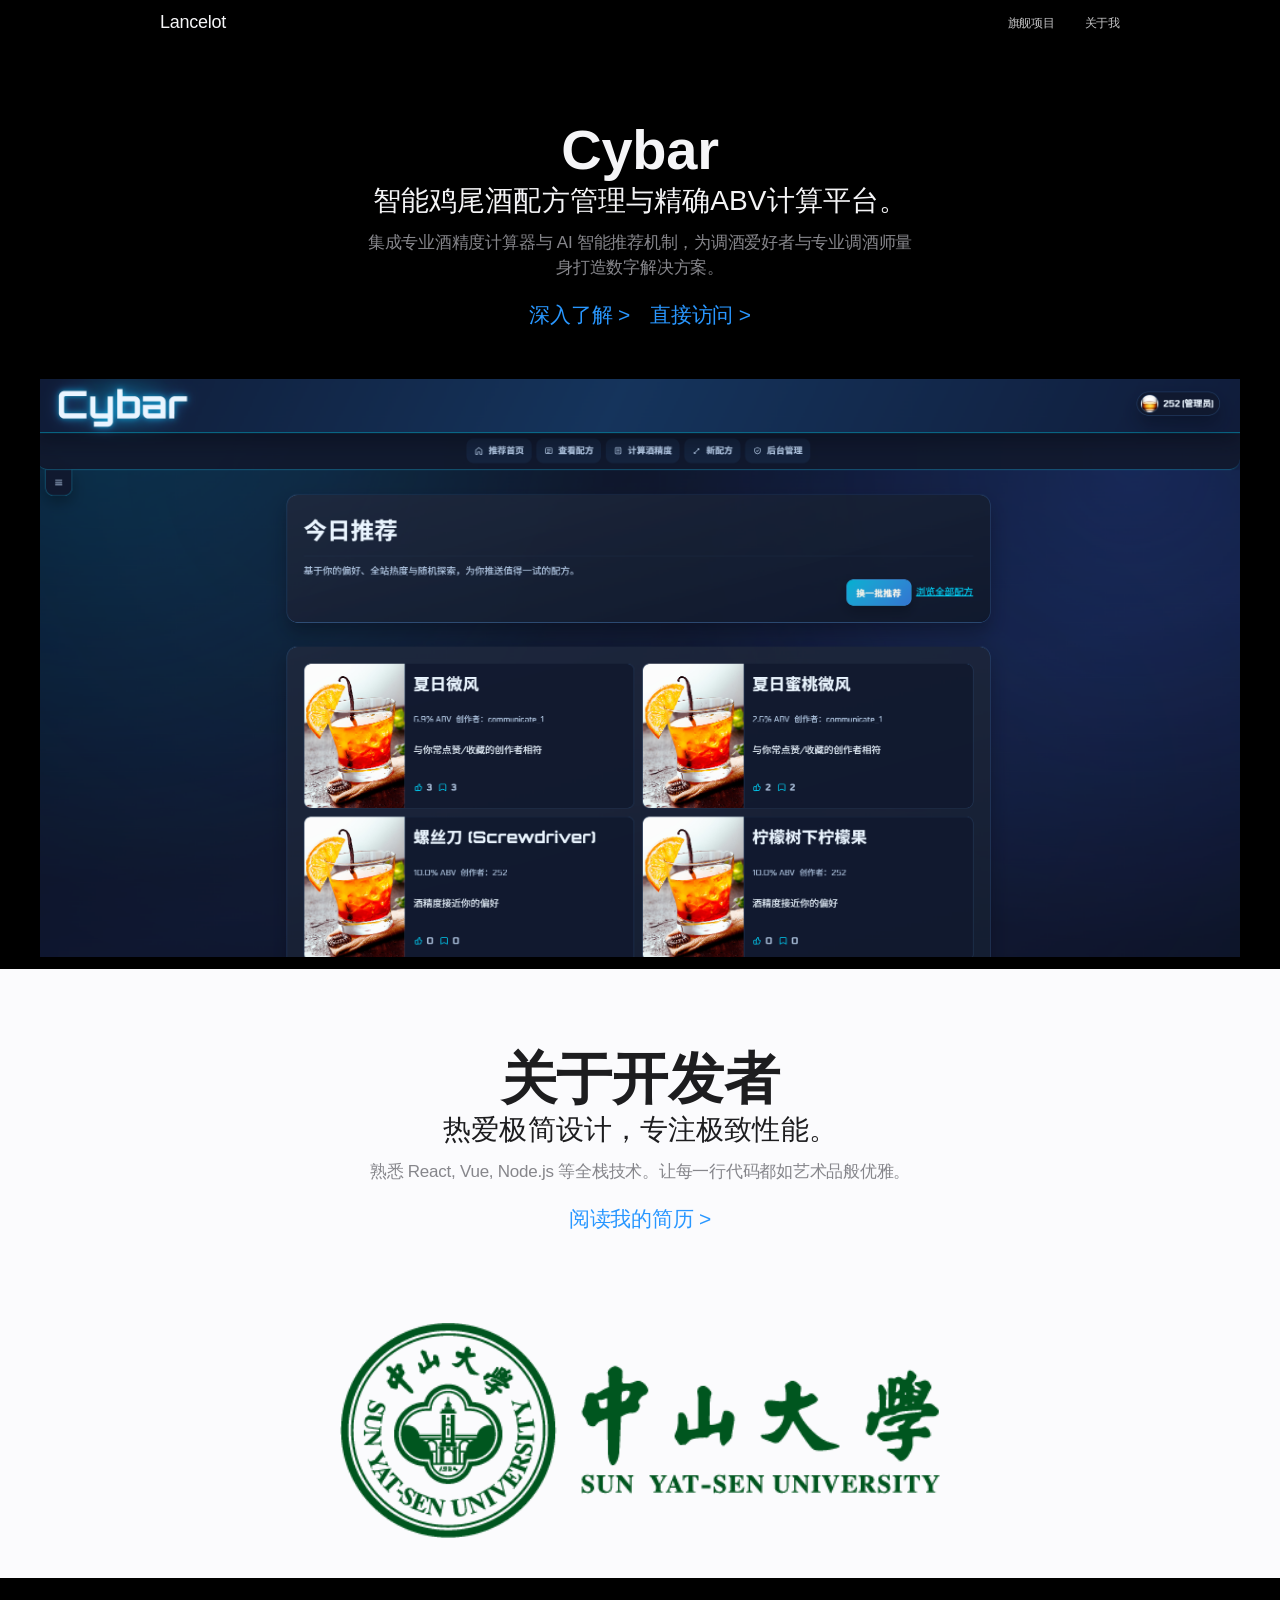
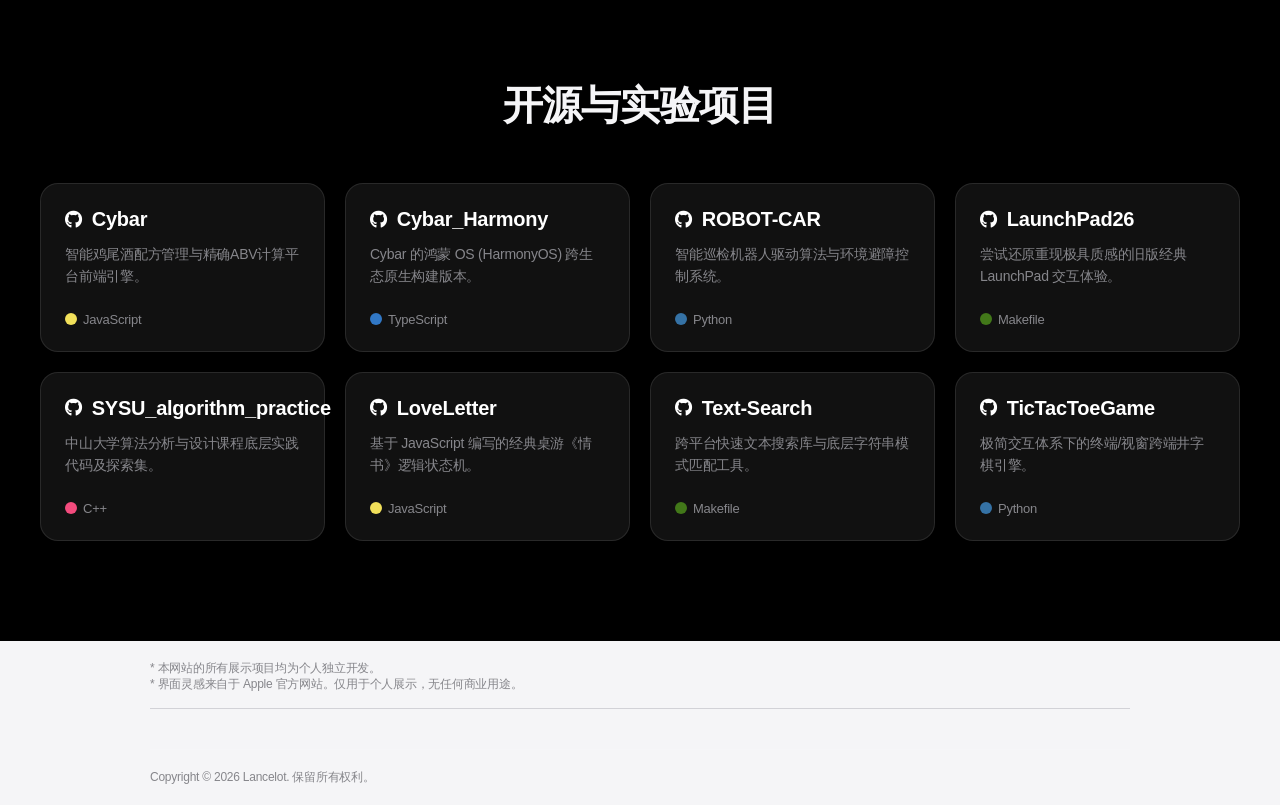
<file: index.html>
﻿<!DOCTYPE html>
<html lang="zh-CN">
<head>
    <meta charset="UTF-8">
    <meta name="viewport" content="width=device-width, initial-scale=1.0">
    <title>Lancelot - 个人主页</title>
    <link rel="stylesheet" href="css/style.css">
    <link rel="stylesheet" href="https://cdnjs.cloudflare.com/ajax/libs/font-awesome/6.4.0/css/all.min.css">
    <style>
        /* GitHub 仓库网格样式 */
        .repo-section {
            padding: 100px 20px;
            background-color: #000;
        }
        .repo-section-inner {
            max-width: 1200px;
            margin: 0 auto;
        }
        .repo-section-title {
            text-align: center;
            font-size: 40px;
            font-weight: 600;
            color: #f5f5f7;
            margin-bottom: 50px;
            letter-spacing: -0.02em;
        }
        .repo-grid {
            display: grid;
            grid-template-columns: repeat(auto-fill, minmax(280px, 1fr));
            gap: 20px;
        }
        .repo-card {
            background: #111;
            border: 1px solid rgba(255, 255, 255, 0.1);
            border-radius: 18px;
            padding: 24px;
            display: flex;
            flex-direction: column;
            transition: all 0.3s cubic-bezier(0.16, 1, 0.3, 1);
            text-decoration: none;
            color: #f5f5f7;
        }
        .repo-card:hover {
            transform: translateY(-5px) scale(1.01);
            background: #1a1a1c;
            border-color: rgba(255, 255, 255, 0.2);
            box-shadow: 0 15px 30px rgba(0,0,0,0.3);
        }
        .repo-name {
            font-size: 20px;
            font-weight: 600;
            margin-bottom: 12px;
            color: #fff;
            display: flex;
            align-items: center;
            gap: 10px;
        }
        .repo-name i {
            font-size: 18px;
            color: #fff;
        }
        .repo-desc {
            font-size: 14px;
            color: #86868b;
            margin-bottom: 24px;
            flex: 1;
            line-height: 1.6;
        }
        .repo-meta {
            display: flex;
            align-items: center;
            font-size: 13px;
            color: #86868b;
            gap: 16px;
        }
        .lang-dot {
            width: 12px;
            height: 12px;
            border-radius: 50%;
            display: inline-block;
        }
        .meta-item {
            display: flex;
            align-items: center;
            gap: 6px;
        }
    </style>
</head>
<body>
    <!-- 苹果风格的深色磨砂导航栏 -->
    <nav class="global-nav">
        <div class="global-nav-content">
            <a href="#" class="logo">Lancelot</a>
            <ul class="nav-list">
                <li><a href="#flagship">旗舰项目</a></li>
                <li><a href="about.html">关于我</a></li>
            </ul>
        </div>
    </nav>

    <main>
        <!-- 旗舰项目 - Cybar -->
        <section id="flagship" class="module hero-dark">
            <div class="module-content">
                <h2 class="headline">Cybar</h2>
                <h3 class="subhead">智能鸡尾酒配方管理与精确ABV计算平台。</h3>
                <p class="description">集成专业酒精度计算器与 AI 智能推荐机制，为调酒爱好者与专业调酒师量身打造数字解决方案。</p>
                <div class="cta-links">
                    <a href="cybar.html">深入了解 &gt;</a>
                    <a href="https://cybar.app" target="_blank">直接访问 &gt;</a>
                </div>
            </div>
            <div class="module-image-wrapper">
                <img src="figs/Cybar_Mega_Hero.png" alt="Cybar 界面截图" style="width: 100%; max-width: 1200px; margin: 0 auto; display: block; filter: drop-shadow(0 20px 40px rgba(0,0,0,0.5));">
            </div>
        </section>

        <!-- 关于我 (大尺寸展示，白底，类似 MacBook Air/芯片 展示) -->
        <section id="about" class="module hero-light">
            <div class="module-content">
                <h2 class="headline">关于开发者</h2>
                <h3 class="subhead">热爱极简设计，专注极致性能。</h3>
                <p class="description">熟悉 React, Vue, Node.js 等全栈技术。让每一行代码都如艺术品般优雅。</p>
                <div class="cta-links">
                    <a href="about.html">阅读我的简历 &gt;</a>
                </div>
            </div>
            <div class="module-image-wrapper" style="display: flex; justify-content: center; align-items: center; padding: 40px 0;">
                <img src="figs/SYSULogo.png" alt="SYSU Logo" style="max-width: 600px; width: 100%; height: auto; object-fit: contain;">
            </div>
        </section>

        <!-- 开源与实验项目 (GitHub Repos) -->
        <section class="repo-section" id="open-source">
            <div class="repo-section-inner">
                <h2 class="repo-section-title">开源与实验项目</h2>
                <div class="repo-grid">
                    
                    <!-- Repo 1 -->
                    <a href="https://github.com/Lancelot252/Cybar" target="_blank" class="repo-card">
                        <div class="repo-name"><i class="fa-brands fa-github"></i> Cybar</div>
                        <div class="repo-desc">智能鸡尾酒配方管理与精确ABV计算平台前端引擎。</div>
                        <div class="repo-meta">
                            <span class="meta-item"><span class="lang-dot" style="background-color: #f1e05a;"></span> JavaScript</span>
                        </div>
                    </a>

                    <!-- Repo 2 -->
                    <a href="https://github.com/Lancelot252/Cybar_Harmony" target="_blank" class="repo-card">
                        <div class="repo-name"><i class="fa-brands fa-github"></i> Cybar_Harmony</div>
                        <div class="repo-desc">Cybar 的鸿蒙 OS (HarmonyOS) 跨生态原生构建版本。</div>
                        <div class="repo-meta">
                            <span class="meta-item"><span class="lang-dot" style="background-color: #3178c6;"></span> TypeScript</span>
                        </div>
                    </a>

                    <!-- Repo 3 -->
                    <a href="https://github.com/Lancelot252/ROBOT-CAR" target="_blank" class="repo-card">
                        <div class="repo-name"><i class="fa-brands fa-github"></i> ROBOT-CAR</div>
                        <div class="repo-desc">智能巡检机器人驱动算法与环境避障控制系统。</div>
                        <div class="repo-meta">
                            <span class="meta-item"><span class="lang-dot" style="background-color: #3572A5;"></span> Python</span>
                        </div>
                    </a>

                    <!-- Repo 4 -->
                    <a href="https://github.com/Lancelot252/LaunchPad26" target="_blank" class="repo-card">
                        <div class="repo-name"><i class="fa-brands fa-github"></i> LaunchPad26</div>
                        <div class="repo-desc">尝试还原重现极具质感的旧版经典 LaunchPad 交互体验。</div>
                        <div class="repo-meta">
                            <span class="meta-item"><span class="lang-dot" style="background-color: #427819;"></span> Makefile</span>
                        </div>
                    </a>

                    <!-- Repo 5 -->
                    <a href="https://github.com/Lancelot252/SYSU_algorithm_practice" target="_blank" class="repo-card">
                        <div class="repo-name"><i class="fa-brands fa-github"></i> SYSU_algorithm_practice</div>
                        <div class="repo-desc">中山大学算法分析与设计课程底层实践代码及探索集。</div>
                        <div class="repo-meta">
                            <span class="meta-item"><span class="lang-dot" style="background-color: #f34b7d;"></span> C++</span>
                        </div>
                    </a>

                    <!-- Repo 6 -->
                    <a href="https://github.com/Lancelot252/LoveLetter" target="_blank" class="repo-card">
                        <div class="repo-name"><i class="fa-brands fa-github"></i> LoveLetter</div>
                        <div class="repo-desc">基于 JavaScript 编写的经典桌游《情书》逻辑状态机。</div>
                        <div class="repo-meta">
                            <span class="meta-item"><span class="lang-dot" style="background-color: #f1e05a;"></span> JavaScript</span>
                        </div>
                    </a>

                    <!-- Repo 7 -->
                    <a href="https://github.com/Lancelot252/Text-Search" target="_blank" class="repo-card">
                        <div class="repo-name"><i class="fa-brands fa-github"></i> Text-Search</div>
                        <div class="repo-desc">跨平台快速文本搜索库与底层字符串模式匹配工具。</div>
                        <div class="repo-meta">
                            <span class="meta-item"><span class="lang-dot" style="background-color: #427819;"></span> Makefile</span>
                        </div>
                    </a>

                    <!-- Repo 8 -->
                    <a href="https://github.com/Lancelot252/TicTacToeGame" target="_blank" class="repo-card">
                        <div class="repo-name"><i class="fa-brands fa-github"></i> TicTacToeGame</div>
                        <div class="repo-desc">极简交互体系下的终端/视窗跨端井字棋引擎。</div>
                        <div class="repo-meta">
                            <span class="meta-item"><span class="lang-dot" style="background-color: #3572A5;"></span> Python</span>
                        </div>
                    </a>

                </div>
            </div>
        </section>
    </main>

    <!-- 模仿苹果官网样式的页脚 -->
    <footer class="global-footer">
        <div class="footer-content">
            <p class="footer-notes">
                * 本网站的所有展示项目均为个人独立开发。<br>
                * 界面灵感来自于 Apple 官方网站。仅用于个人展示，无任何商业用途。
            </p>
            <div class="footer-bottom" style="margin-top: 40px; padding-top: 20px; border-top: 1px solid rgba(255,255,255,0.1);">
                <p>Copyright &copy; 2026 Lancelot. 保留所有权利。</p>
            </div>
        </div>
    </footer>

    <script src="js/main.js"></script>
</body>
</html>
</file>
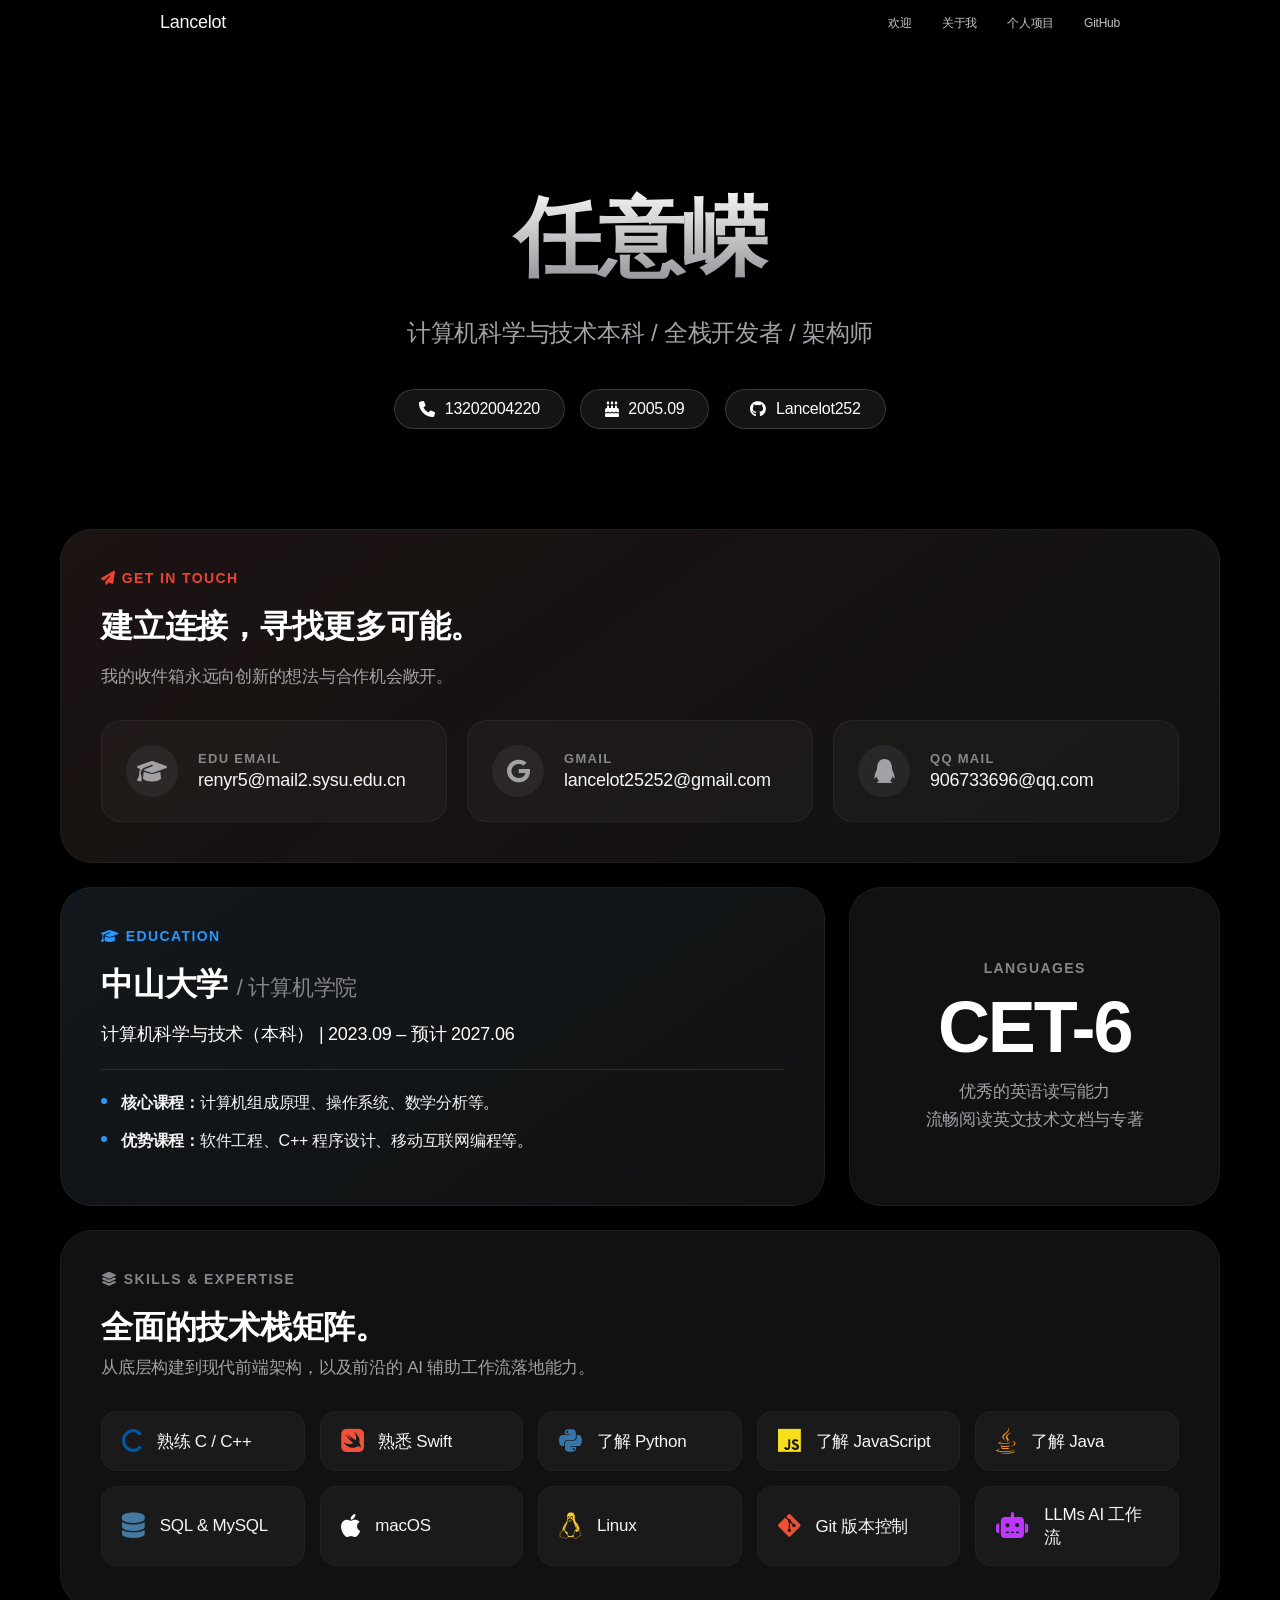
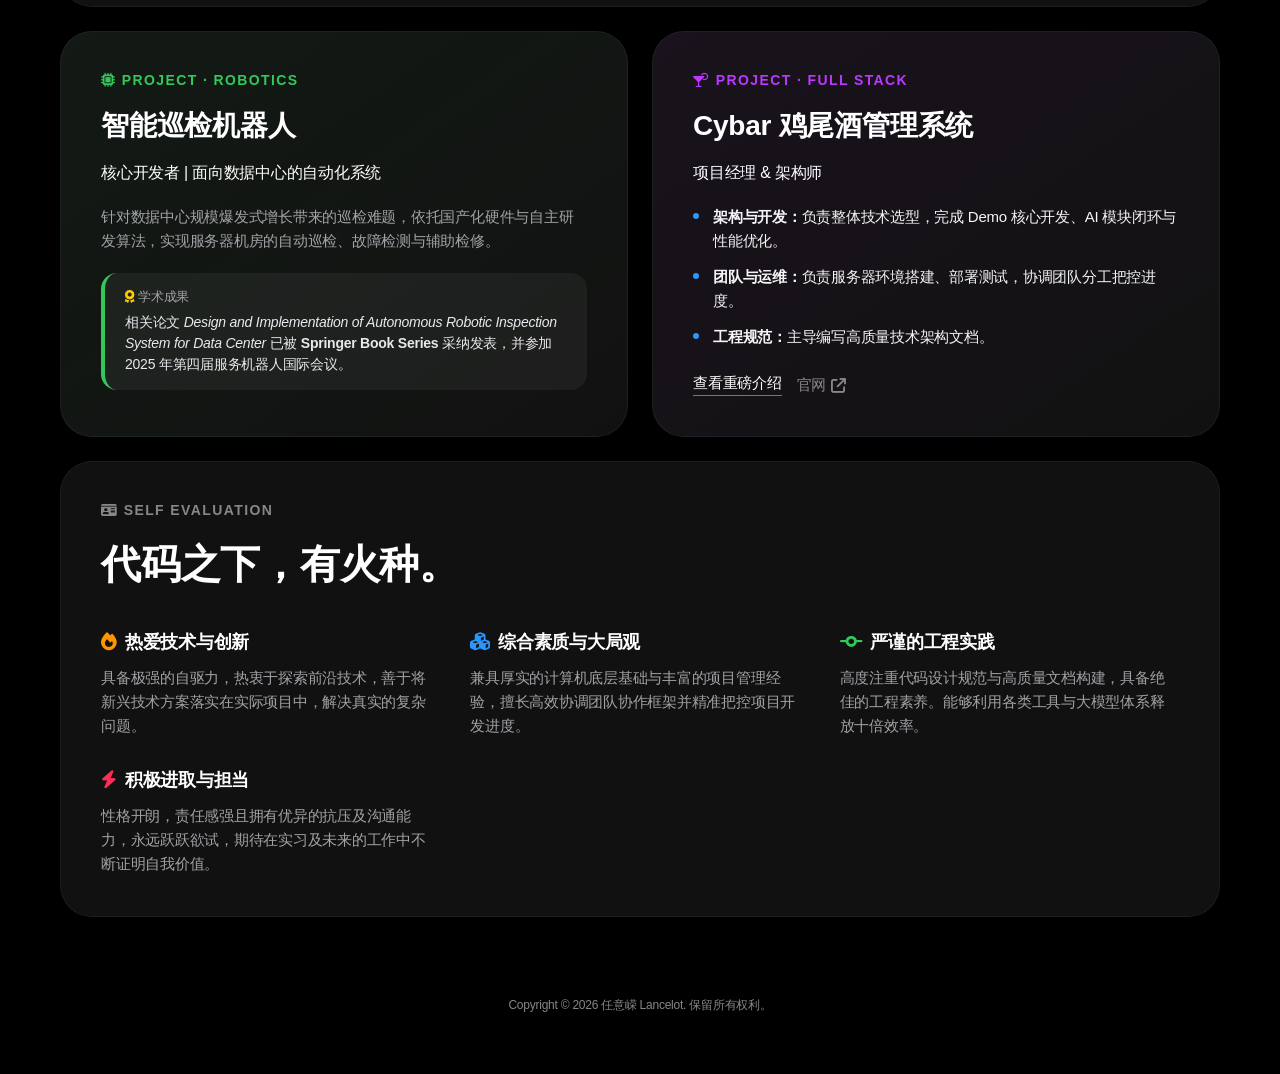
<file: about.html>
<!DOCTYPE html>
<html lang="zh-CN">
<head>
    <meta charset="UTF-8">
    <meta name="viewport" content="width=device-width, initial-scale=1.0">
    <title>关于我 - 任意嵘</title>
    <link rel="stylesheet" href="css/style.css">
    <!-- 引入 FontAwesome 图标库以展示华丽的技术栈图标 -->
    <link href="https://cdnjs.cloudflare.com/ajax/libs/font-awesome/6.4.0/css/all.min.css" rel="stylesheet">
    <style>
        /* 页面专属自定义样式，延续暗黑玻璃拟态风格 */
        body { background-color: #000; color: #f5f5f7; }
        
        /* 滚动渐显动画 */
        .reveal {
            opacity: 0;
            transform: translateY(30px);
            transition: all 1s cubic-bezier(0.16, 1, 0.3, 1);
        }
        .reveal.visible { opacity: 1; transform: translateY(0); }

        /* 头部 Hero 区域 */
        .resume-hero {
            padding: 180px 20px 80px;
            text-align: center;
        }
        .resume-name {
            font-size: 86px;
            font-weight: 700;
            letter-spacing: -0.02em;
            /* 苹果风高对比度银光渐变 */
            background: linear-gradient(180deg, #ffffff 0%, #86868b 100%);
            -webkit-background-clip: text;
            -webkit-text-fill-color: transparent;
            margin-bottom: 20px;
        }
        .resume-title { 
            font-size: 24px; 
            color: #a1a1a6; 
            font-weight: 500; 
            margin-bottom: 40px; 
        }
        
        .contact-tags {
            display: flex;
            flex-wrap: wrap;
            justify-content: center;
            gap: 15px;
        }
        .contact-tag {
            background: rgba(255,255,255,0.08);
            border: 1px solid rgba(255,255,255,0.15);
            padding: 10px 24px;
            border-radius: 40px;
            color: #fff;
            font-size: 16px;
            text-decoration: none;
            display: flex;
            align-items: center;
            gap: 10px;
            backdrop-filter: blur(10px);
            transition: all 0.3s cubic-bezier(0.16, 1, 0.3, 1);
        }
        .contact-tag:hover {
            background: rgba(255,255,255,0.15);
            transform: translateY(-2px);
            box-shadow: 0 10px 20px rgba(255,255,255,0.05);
        }

        /* 简历 Bento Box 网格布局 */
        .bento-grid {
            max-width: 1200px;
            margin: 0 auto;
            padding: 20px;
            display: grid;
            grid-template-columns: repeat(12, 1fr);
            gap: 24px;
        }
        .bento-box {
            background: #111111;
            border-radius: 32px;
            padding: 40px;
            position: relative;
            overflow: hidden;
            border: 1px solid rgba(255,255,255,0.05);
            transition: all 0.4s cubic-bezier(0.16, 1, 0.3, 1);
        }
        .bento-box:hover {
            transform: scale(1.01);
            background: #151515;
            border-color: rgba(255,255,255,0.1);
            box-shadow: 0 30px 60px rgba(0,0,0,0.4);
            z-index: 2;
        }

        /* 网格区块划分 */
        .box-edu { 
            grid-column: span 8; 
            background: linear-gradient(145deg, rgba(41,151,255,0.05) 0%, rgba(0,0,0,0) 100%), #111; 
        }
        .box-lang { 
            grid-column: span 4; 
            display: flex; 
            flex-direction: column; 
            justify-content: center; 
            align-items: center; 
            text-align: center; 
        }
        .box-skills { grid-column: span 12; }
        .box-proj-1 { 
            grid-column: span 6; 
            background: linear-gradient(145deg, rgba(52,199,89,0.05) 0%, rgba(0,0,0,0) 100%), #111; 
        }
        .box-proj-2 { 
            grid-column: span 6; 
            background: linear-gradient(145deg, rgba(188,55,255,0.05) 0%, rgba(0,0,0,0) 100%), #111; 
        }
        .box-eval { grid-column: span 12; }

        @media (max-width: 900px) {
            .box-edu, .box-lang, .box-proj-1, .box-proj-2 { grid-column: span 12; }
            .resume-name { font-size: 60px; }
            .bento-box { padding: 30px; }
        }

        @media (max-width: 600px) {
            .resume-name { font-size: 48px; }
            .resume-title { font-size: 16px; margin: 10px 20px 20px; }
            .bento-box { padding: 20px; }
            .contact-tags { flex-direction: column; gap: 10px; align-items: center; }
            .email-cards-wrap {
                grid-template-columns: 1fr;
            }
            .email-card {
                padding: 16px;
                gap: 15px;
            }
            .stat-number { font-size: 52px; }
            .box-title { font-size: 24px; }
        }

        /* 内部排版样式 */
        .box-label {
            font-size: 14px;
            font-weight: 600;
            color: #86868b;
            letter-spacing: 0.1em;
            text-transform: uppercase;
            margin-bottom: 20px;
            display: block;
        }
        .box-title {
            font-size: 32px;
            font-weight: 600;
            color: #fff;
            margin-bottom: 15px;
            line-height: 1.3;
        }
        .box-desc {
            font-size: 17px;
            color: #a1a1a6;
            line-height: 1.6;
            margin-bottom: 20px;
        }

        ul.clean-list {
            list-style: none;
            padding: 0;
        }
        ul.clean-list li {
            position: relative;
            padding-left: 20px;
            margin-bottom: 12px;
            color: #f5f5f7;
            font-size: 16px;
            line-height: 1.6;
        }
        ul.clean-list li::before {
            content: '';
            position: absolute;
            left: 0;
            top: 8px;
            width: 6px;
            height: 6px;
            background: #2997ff;
            border-radius: 50%;
        }

        /* 强调数据（如四六级、年份） */
        .stat-number {
            font-size: 72px;
            font-weight: 700;
            color: #fff;
            margin: 10px 0;
            letter-spacing: -0.03em;
        }

        /* 技能图标墙 */
        .skills-wrap {
            display: grid;
            grid-template-columns: repeat(auto-fit, minmax(180px, 1fr));
            gap: 15px;
            margin-top: 30px;
        }
        .skill-item {
            background: rgba(255,255,255,0.04);
            padding: 16px 20px;
            border-radius: 16px;
            display: flex;
            align-items: center;
            gap: 15px;
            font-weight: 500;
            font-size: 17px;
            border: 1px solid rgba(255,255,255,0.03);
            transition: all 0.3s;
        }
        .skill-item:hover {
            background: rgba(255,255,255,0.08);
            transform: translateY(-2px);
        }
        .skill-item i { font-size: 26px; }
        
        /* 品牌核心色注入 */
        .color-cpp { color: #00599C; }
        .color-swift { color: #F05138; }
        .color-python { color: #3776AB; }
        .color-java { color: #f89820; }
        .color-js { color: #F7DF1E; }
        .color-mysql { color: #4479A1; }
        .color-apple { color: #fff; }
        .color-linux { color: #FCC624; }
        .color-git { color: #F05032; }
        .color-ai { color: #bc37ff; }

        /* 特殊高亮块 */
        .highlight-card {
            margin-top: 20px;
            padding: 15px 20px;
            background: rgba(255,255,255,0.05);
            border-radius: 16px;
            border-left: 4px solid #2997ff;
        }

        /* 联系方式独立面板 */
        .box-contact { 
            grid-column: span 12; 
            background: linear-gradient(145deg, rgba(234,67,53,0.05) 0%, rgba(0,0,0,0) 100%), #111; 
        }
        .email-cards-wrap {
            display: grid;
            grid-template-columns: repeat(auto-fit, minmax(300px, 1fr));
            gap: 20px;
            margin-top: 30px;
        }
        .email-card {
            display: flex;
            align-items: center;
            gap: 20px;
            padding: 24px;
            border-radius: 20px;
            background: rgba(255,255,255,0.03);
            border: 1px solid rgba(255,255,255,0.05);
            text-decoration: none;
            transition: all 0.4s cubic-bezier(0.16, 1, 0.3, 1);
        }
        .email-card:hover {
            transform: translateY(-4px) scale(1.02);
            background: rgba(255,255,255,0.08);
            border-color: rgba(255,255,255,0.15);
            box-shadow: 0 15px 30px rgba(0,0,0,0.2);
            z-index: 5;
        }
        .mail-icon {
            width: 52px;
            height: 52px;
            border-radius: 50%;
            display: flex;
            justify-content: center;
            align-items: center;
            font-size: 24px;
            background: rgba(255,255,255,0.06);
            color: #a1a1a6;
            transition: all 0.3s;
        }
        .edu-mail:hover .mail-icon { background: #34c759; color: #fff; box-shadow: 0 0 20px rgba(52,199,89,0.4); }
        .gmail:hover .mail-icon { background: #fff; box-shadow: 0 0 20px rgba(255,255,255,0.3); }
        .gmail:hover .mail-icon i { background: linear-gradient(45deg, #4285F4, #EA4335, #FBBC05, #34A853); -webkit-background-clip: text; -webkit-text-fill-color: transparent; }
        .qq-mail:hover .mail-icon { background: #12b7f5; color: #fff; box-shadow: 0 0 20px rgba(18,183,245,0.4); }
        .mail-info { display: flex; flex-direction: column; gap: 4px; }
        .mail-type { font-size: 13px; color: #86868b; font-weight: 600; text-transform: uppercase; letter-spacing: 0.1em; }
        .mail-address { font-size: 18px; color: #f5f5f7; font-weight: 500; font-family: -apple-system, BlinkMacSystemFont, "Segoe UI", Roboto, sans-serif; }
    </style>
</head>
<body style="background: #000;">

    <!-- 全局导航栏 -->
    <nav class="global-nav">
        <div class="global-nav-content">
            <a href="index.html" class="logo">Lancelot</a>
            <ul class="nav-list">
                <li><a href="index.html">欢迎</a></li>
                <li><a href="about.html">关于我</a></li>
                <li><a href="index.html#flagship">个人项目</a></li>
                <li><a href="https://github.com/Lancelot252" target="_blank">GitHub</a></li>
            </ul>
        </div>
    </nav>

    <main>
        <!-- Hero: 个人名片 -->
        <section class="resume-hero reveal">
            <h1 class="resume-name">任意嵘</h1>
            <p class="resume-title">计算机科学与技术本科 / 全栈开发者 / 架构师</p>
            <div class="contact-tags">
                <a href="tel:13202004220" class="contact-tag"><i class="fa-solid fa-phone"></i> 13202004220</a>
                <span class="contact-tag"><i class="fa-solid fa-cake-candles"></i> 2005.09</span>
                <a href="https://github.com/Lancelot252" target="_blank" class="contact-tag"><i class="fa-brands fa-github"></i> Lancelot252</a>
            </div>
        </section>

        <!-- Bento Box 简历内容区 -->
        <section class="bento-grid">

            <!-- Email 联系面板 -->
            <div id="contact-section" class="bento-box box-contact reveal" style="transition-delay: 0.1s; margin-bottom: 0px;">
                <span class="box-label" style="color: #ea4335;"><i class="fa-solid fa-paper-plane"></i> Get In Touch</span>
                <h2 class="box-title" style="font-size: 32px;">建立连接，寻找更多可能。</h2>
                <p class="box-desc">我的收件箱永远向创新的想法与合作机会敞开。</p>
                
                <div class="email-cards-wrap">
                    <!-- 教育邮箱 -->
                    <a href="mailto:renyr5@mail2.sysu.edu.cn" class="email-card edu-mail">
                        <div class="mail-icon"><i class="fa-solid fa-graduation-cap"></i></div>
                        <div class="mail-info">
                            <span class="mail-type">EDU Email</span>
                            <span class="mail-address">renyr5@mail2.sysu.edu.cn</span>
                        </div>
                    </a>
                    <!-- Gmail -->
                    <a href="mailto:lancelot25252@gmail.com" class="email-card gmail">
                        <div class="mail-icon"><i class="fa-brands fa-google"></i></div>
                        <div class="mail-info">
                            <span class="mail-type">Gmail</span>
                            <span class="mail-address">lancelot25252@gmail.com</span>
                        </div>
                    </a>
                    <!-- QQ 邮箱 -->
                    <a href="mailto:906733696@qq.com" class="email-card qq-mail">
                        <div class="mail-icon"><i class="fa-brands fa-qq"></i></div>
                        <div class="mail-info">
                            <span class="mail-type">QQ Mail</span>
                            <span class="mail-address">906733696@qq.com</span>
                        </div>
                    </a>
                </div>
            </div>
            
            <!-- 教育背景 -->
            <div class="bento-box box-edu reveal">
                <span class="box-label" style="color: #2997ff;"><i class="fa-solid fa-graduation-cap"></i> Education</span>
                <h2 class="box-title">中山大学 <span style="font-size: 22px; font-weight: 400; color: #86868b;">/ 计算机学院</span></h2>
                <p class="box-desc" style="color: #fff; font-weight: 500; font-size: 18px;">
                    计算机科学与技术（本科） | 2023.09 – 预计 2027.06
                </p>
                <div style="height: 1px; background: rgba(255,255,255,0.1); margin: 20px 0;"></div>
                <ul class="clean-list">
                    <li><strong>核心课程：</strong>计算机组成原理、操作系统、数学分析等。</li>
                    <li><strong>优势课程：</strong>软件工程、C++ 程序设计、移动互联网编程等。</li>
                </ul>
            </div>

            <!-- 语言能力 -->
            <div class="bento-box box-lang reveal" style="transition-delay: 0.1s;">
                <span class="box-label" style="margin-bottom: 0;">Languages</span>
                <div class="stat-number">CET-6</div>
                <p class="box-desc" style="margin: 0;">优秀的英语读写能力<br>流畅阅读英文技术文档与专著</p>
            </div>

            <!-- 技能特长壁 -->
            <div class="bento-box box-skills reveal" style="transition-delay: 0.2s;">
                <div style="display: flex; justify-content: space-between; align-items: flex-end; flex-wrap: wrap;">
                    <div>
                        <span class="box-label"><i class="fa-solid fa-layer-group"></i> Skills & Expertise</span>
                        <h2 class="box-title" style="margin-bottom: 5px;">全面的技术栈矩阵。</h2>
                        <p class="box-desc" style="margin-bottom: 0;">从底层构建到现代前端架构，以及前沿的 AI 辅助工作流落地能力。</p>
                    </div>
                </div>
                
                <div class="skills-wrap">
                    <div class="skill-item"><i class="fa-brands fa-c color-cpp"></i> 熟练 C / C++</div>
                    <div class="skill-item"><i class="fa-brands fa-swift color-swift"></i> 熟悉 Swift</div>
                    <div class="skill-item"><i class="fa-brands fa-python color-python"></i> 了解 Python</div>
                    <div class="skill-item"><i class="fa-brands fa-js color-js"></i> 了解 JavaScript</div>
                    <div class="skill-item"><i class="fa-brands fa-java color-java"></i> 了解 Java</div>
                    <div class="skill-item"><i class="fa-solid fa-database color-mysql"></i> SQL & MySQL</div>
                    <div class="skill-item"><i class="fa-brands fa-apple color-apple"></i> macOS</div>
                    <div class="skill-item"><i class="fa-brands fa-linux color-linux"></i> Linux</div>
                    <div class="skill-item"><i class="fa-brands fa-git-alt color-git"></i> Git 版本控制</div>
                    <div class="skill-item"><i class="fa-solid fa-robot color-ai"></i> LLMs AI 工作流</div>
                </div>
            </div>

            <!-- 项目 1：巡检机器人 -->
            <div class="bento-box box-proj-1 reveal" style="transition-delay: 0.3s;">
                <span class="box-label" style="color: #34c759;"><i class="fa-solid fa-microchip"></i> Project · Robotics</span>
                <h2 class="box-title" style="font-size: 28px;">智能巡检机器人</h2>
                <p class="box-desc" style="color: #fff; font-weight: 500; font-size: 16px;">
                    核心开发者 | 面向数据中心的自动化系统
                </p>
                <p class="box-desc" style="font-size: 15px;">针对数据中心规模爆发式增长带来的巡检难题，依托国产化硬件与自主研发算法，实现服务器机房的自动巡检、故障检测与辅助检修。</p>
                
                <div class="highlight-card" style="border-left-color: #34c759;">
                    <span style="font-size: 13px; color: #a1a1a6; display: block; margin-bottom: 6px;">
                        <i class="fa-solid fa-award" style="color: #ffcc00;"></i> 学术成果
                    </span>
                    <p style="margin: 0; font-size: 14px; line-height: 1.5; color: #e8e8ed;">
                        相关论文 <i>Design and Implementation of Autonomous Robotic Inspection System for Data Center</i> 已被 <strong>Springer Book Series</strong> 采纳发表，并参加 2025 年第四届服务机器人国际会议。
                    </p>
                </div>
            </div>

            <!-- 项目 2：Cybar -->
            <div class="bento-box box-proj-2 reveal" style="transition-delay: 0.4s;">
                <span class="box-label" style="color: #bc37ff;"><i class="fa-solid fa-martini-glass-citrus"></i> Project · Full Stack</span>
                <h2 class="box-title" style="font-size: 28px;">Cybar 鸡尾酒管理系统</h2>
                <p class="box-desc" style="color: #fff; font-weight: 500; font-size: 16px;">
                    项目经理 & 架构师
                </p>
                <ul class="clean-list" style="margin-bottom: 25px;">
                    <li style="font-size: 15px;"><strong>架构与开发：</strong>负责整体技术选型，完成 Demo 核心开发、AI 模块闭环与性能优化。</li>
                    <li style="font-size: 15px;"><strong>团队与运维：</strong>负责服务器环境搭建、部署测试，协调团队分工把控进度。</li>
                    <li style="font-size: 15px;"><strong>工程规范：</strong>主导编写高质量技术架构文档。</li>
                </ul>
                <div style="display: flex; gap: 15px; margin-top: auto;">
                    <a href="cybar.html" style="color: #fff; text-decoration: none; font-size: 15px; padding-bottom: 2px; border-bottom: 1px solid #bc37ff;">查看重磅介绍</a>
                    <a href="https://cybar.app" target="_blank" style="color: #86868b; text-decoration: none; font-size: 15px; display:flex; align-items:center; gap:5px;">官网 <i class="fa-solid fa-arrow-up-right-from-square"></i></a>
                </div>
            </div>

            <!-- 自我评价与特质 -->
            <div class="bento-box box-eval reveal" style="transition-delay: 0.5s;">
                <span class="box-label"><i class="fa-solid fa-id-card"></i> Self Evaluation</span>
                <h2 class="box-title" style="font-size: 40px;">代码之下，有火种。</h2>
                
                <div style="display: grid; grid-template-columns: repeat(auto-fit, minmax(250px, 1fr)); gap: 30px; margin-top: 40px;">
                    <!-- Trait 1 -->
                    <div>
                        <h4 style="font-size: 18px; color: #fff; margin-bottom: 12px; display:flex; align-items:center; gap:8px;">
                            <i class="fa-solid fa-fire" style="color: #ff9500;"></i> 热爱技术与创新
                        </h4>
                        <p class="box-desc" style="font-size: 15px; margin:0;">具备极强的自驱力，热衷于探索前沿技术，善于将新兴技术方案落实在实际项目中，解决真实的复杂问题。</p>
                    </div>
                    <!-- Trait 2 -->
                    <div>
                        <h4 style="font-size: 18px; color: #fff; margin-bottom: 12px; display:flex; align-items:center; gap:8px;">
                            <i class="fa-solid fa-cubes" style="color: #2997ff;"></i> 综合素质与大局观
                        </h4>
                        <p class="box-desc" style="font-size: 15px; margin:0;">兼具厚实的计算机底层基础与丰富的项目管理经验，擅长高效协调团队协作框架并精准把控项目开发进度。</p>
                    </div>
                    <!-- Trait 3 -->
                    <div>
                        <h4 style="font-size: 18px; color: #fff; margin-bottom: 12px; display:flex; align-items:center; gap:8px;">
                            <i class="fa-solid fa-code-commit" style="color: #34c759;"></i> 严谨的工程实践
                        </h4>
                        <p class="box-desc" style="font-size: 15px; margin:0;">高度注重代码设计规范与高质量文档构建，具备绝佳的工程素养。能够利用各类工具与大模型体系释放十倍效率。</p>
                    </div>
                    <!-- Trait 4 -->
                    <div>
                        <h4 style="font-size: 18px; color: #fff; margin-bottom: 12px; display:flex; align-items:center; gap:8px;">
                            <i class="fa-solid fa-bolt" style="color: #ff2d55;"></i> 积极进取与担当
                        </h4>
                        <p class="box-desc" style="font-size: 15px; margin:0;">性格开朗，责任感强且拥有优异的抗压及沟通能力，永远跃跃欲试，期待在实习及未来的工作中不断证明自我价值。</p>
                    </div>
                </div>
            </div>

        </section>
    </main>

    <footer style="text-align: center; padding: 60px 20px; font-size: 12px; color: #86868b;">
        <p>Copyright &copy; 2026 任意嵘 Lancelot. 保留所有权利。</p>
    </footer>

    <!-- 滚动渐显动画逻辑与以往页面统一 -->
    <script>
        document.addEventListener("DOMContentLoaded", () => {
            const observer = new IntersectionObserver((entries, observer) => {
                entries.forEach(entry => {
                    if (entry.isIntersecting) {
                        entry.target.classList.add('visible');
                        observer.unobserve(entry.target);
                    }
                });
            }, {
                root: null,
                rootMargin: '0px',
                threshold: 0.1
            });

            document.querySelectorAll('.reveal').forEach(el => observer.observe(el));
        });
    </script>
</body>
</html>
</file>
<file: css/style.css>
﻿/* 全局重置与苹果风格排版基础 */
:root {
    --text-color-dark: #1d1d1f;
    --text-color-light: #f5f5f7;
    --bg-color-dark: #000000;
    --bg-color-light: #fbfbfd;
    --bg-color-gray: #f5f5f7;
    --link-color: #2997ff;
    --nav-bg: rgba(0, 0, 0, 0.8);
    --font-family: "SF Pro Text", "SF Pro Icons", "Helvetica Neue", "Helvetica", "Arial", sans-serif;
}

* {
    margin: 0;
    padding: 0;
    box-sizing: border-box;
}

html {
    scroll-behavior: smooth;
    font-family: var(--font-family);
    -webkit-font-smoothing: antialiased;
    letter-spacing: -0.015em;
}

body {
    background-color: var(--bg-color-dark);
    color: var(--text-color-dark);
}

/* 导航栏 (类 Apple 全局导航) */
.global-nav {
    position: fixed;
    top: 0;
    left: 0;
    width: 100%;
    height: 44px;
    background-color: var(--nav-bg);
    backdrop-filter: blur(20px);
    -webkit-backdrop-filter: blur(20px);
    z-index: 9999;
    display: flex;
    justify-content: center;
    transition: background-color 0.3s;
}

.global-nav-content {
    width: 100%;
    max-width: 1000px;
    display: flex;
    justify-content: space-between;
    align-items: center;
    padding: 0 20px;
    height: 100%;
}

.logo {
    color: #f5f5f7;
    text-decoration: none;
    font-size: 18px;
    font-weight: 500;
}

.nav-list {
    list-style: none;
    display: flex;
    gap: 30px;
}

.nav-list a {
    color: #f5f5f7;
    text-decoration: none;
    font-size: 12px;
    opacity: 0.8;
    transition: opacity 0.3s;
}

.nav-list a:hover {
    opacity: 1;
}

/* 通用模块样式 */
.module {
    margin-top: 44px; /* 避开导航栏 */
    position: relative;
    overflow: hidden;
    text-align: center;
    display: flex;
    flex-direction: column;
    justify-content: flex-start;
    align-items: center;
    min-height: 600px;
    padding-top: 60px;
}

.module-content {
    z-index: 2;
    padding: 20px;
    max-width: 600px;
}

.headline {
    font-size: 56px;
    font-weight: 600;
    line-height: 1.07;
    letter-spacing: -0.005em;
    margin-bottom: 6px;
}

.subhead {
    font-size: 28px;
    font-weight: 400;
    line-height: 1.1;
    letter-spacing: 0.004em;
    margin-bottom: 14px;
}

.description {
    font-size: 17px;
    line-height: 1.47;
    margin-bottom: 20px;
    color: #86868b;
}

.cta-links {
    display: flex;
    justify-content: center;
    gap: 20px;
    margin-top: 15px;
}

.cta-links a {
    font-size: 21px;
    color: var(--link-color);
    text-decoration: none;
    font-weight: 400;
}

.cta-links a:hover {
    text-decoration: underline;
}

.module-image-wrapper {
    margin-top: 30px;
    width: 100%;
    display: flex;
    justify-content: center;
    z-index: 1;
}

.module-image-wrapper img {
    max-width: 100%;
    height: auto;
    object-fit: contain;
}

/* 深色主题模块 */
.hero-dark {
    background-color: var(--bg-color-dark);
    color: var(--text-color-light);
    margin-top: 0;
    padding-top: 100px; /* 第一个元素要顶着顶部向下偏移 */
}

/* 浅色主题模块 */
.hero-light {
    margin-top: 12px;
    background-color: var(--bg-color-light);
    color: var(--text-color-dark);
}

/* 模块网格 (四宫格) */
.module-grid {
    display: grid;
    grid-template-columns: 1fr 1fr;
    gap: 12px;
    padding: 12px;
    background-color: var(--bg-color-dark);
}

.grid-item {
    position: relative;
    overflow: hidden;
    text-align: center;
    min-height: 580px;
    display: flex;
    flex-direction: column;
    justify-content: space-between;
    padding-top: 40px;
}

.item-content {
    z-index: 2;
    padding: 0 20px;
}

.item-headline {
    font-size: 40px;
    font-weight: 600;
    margin-bottom: 8px;
}

.item-subhead {
    font-size: 21px;
    font-weight: 400;
    margin-bottom: 12px;
}

.item-dark {
    background-color: var(--bg-color-dark);
    color: var(--text-color-light);
    border: 1px solid #333; /* 暗色环境下的界限 */
}

.item-light {
    background-color: var(--bg-color-light);
    color: var(--text-color-dark);
}

.item-image-wrapper {
    width: 100%;
    flex-grow: 1;
    display: flex;
    justify-content: center;
    align-items: flex-end;
}

.item-image-wrapper img {
    max-width: 90%;
    height: auto;
}

/* 页脚样式 */
.global-footer {
    background-color: #f5f5f7;
    color: #86868b;
    font-size: 12px;
    padding: 20px;
    line-height: 1.33;
}

.footer-content {
    max-width: 980px;
    margin: 0 auto;
}

.footer-notes {
    padding-bottom: 15px;
    border-bottom: 1px solid #d2d2d7;
    margin-bottom: 20px;
}

.footer-directory {
    display: flex;
    flex-wrap: wrap;
    gap: 40px;
    margin-bottom: 30px;
}

.footer-column h3 {
    color: #1d1d1f;
    font-size: 12px;
    font-weight: 600;
    margin-bottom: 10px;
}

.footer-column ul {
    list-style: none;
}

.footer-column ul li {
    margin-bottom: 8px;
}

.footer-column ul a {
    color: #424245;
    text-decoration: none;
}

.footer-column ul a:hover {
    text-decoration: underline;
}

.footer-bottom {
    display: flex;
    justify-content: space-between;
    align-items: center;
    padding-top: 15px;
    border-top: 1px solid #d2d2d7;
}

.footer-legal-links {
    list-style: none;
    display: flex;
    gap: 15px;
}

.footer-legal-links a {
    color: #424245;
    text-decoration: none;
}

.footer-legal-links a:hover {
    text-decoration: underline;
}

/* 响应式调整 (手机端) */
@media (max-width: 734px) {
    .module-grid {
        grid-template-columns: 1fr;
    }
    
    .headline {
        font-size: 36px;
    }

    .subhead {
        font-size: 20px;
    }

    .description {
        font-size: 15px;
    }

    .item-headline {
        font-size: 28px;
    }

    .item-subhead {
        font-size: 18px;
    }

    .nav-list {
        gap: 15px;
    }
    
    .nav-list a {
        font-size: 11px;
    }

    .cta-links {
        flex-direction: column;
        gap: 10px;
    }

    .module {
        padding-top: 40px;
        min-height: auto;
        padding-bottom: 40px;
    }

    .footer-directory {
        flex-direction: column;
        gap: 15px;
    }

    .footer-bottom {
        flex-direction: column;
        align-items: flex-start;
        gap: 10px;
    }
}

/* 更小屏幕适配 */
@media (max-width: 480px) {
    .global-nav-content {
        padding: 0 10px;
    }
    .logo {
        font-size: 16px;
    }
    .nav-list {
        gap: 10px;
    }
    .nav-list a {
        font-size: 10px;
    }
}
</file>
